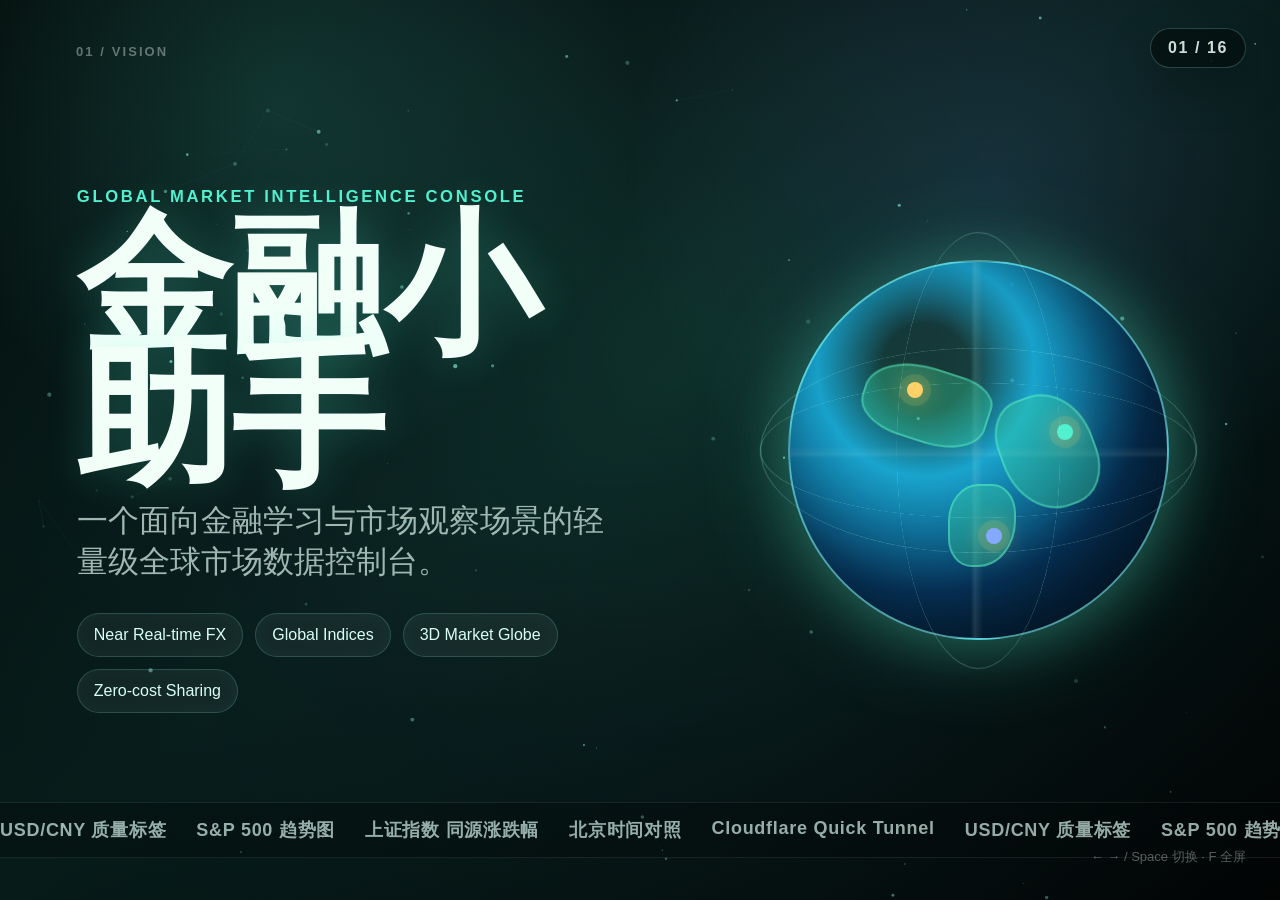
<file: 比赛文件/金融小助手_HTML路演展示/index.html>
<!doctype html>
<html lang="zh-CN">
<head>
  <meta charset="utf-8" />
  <meta name="viewport" content="width=device-width, initial-scale=1" />
  <title>金融小助手 | Global Market Intelligence</title>
  <meta name="description" content="金融小助手全球市场智能控制台" />
  <link rel="stylesheet" href="./styles.css" />
</head>
<body>
  <canvas id="sceneCanvas" aria-hidden="true"></canvas>
  <div class="grain" aria-hidden="true"></div>

  <main class="deck" id="deck">
    <section class="slide slide-hero is-active" data-kicker="01 / Vision">
      <div class="hero-grid">
        <div class="hero-copy">
          <p class="eyebrow">GLOBAL MARKET INTELLIGENCE CONSOLE</p>
          <h1>金融小助手</h1>
          <p class="lead">一个面向金融学习与市场观察场景的轻量级全球市场数据控制台。</p>
          <div class="hero-badges">
            <span>Near Real-time FX</span>
            <span>Global Indices</span>
            <span>3D Market Globe</span>
            <span>Zero-cost Sharing</span>
          </div>
        </div>
        <div class="hero-orbit" aria-label="全球市场动态示意">
          <div class="orbital-shell">
            <div class="core-globe">
              <span class="continent c1"></span>
              <span class="continent c2"></span>
              <span class="continent c3"></span>
              <span class="hotspot h1"></span>
              <span class="hotspot h2"></span>
              <span class="hotspot h3"></span>
            </div>
            <span class="orbit o1"></span>
            <span class="orbit o2"></span>
            <span class="orbit o3"></span>
          </div>
        </div>
      </div>
      <div class="ticker">
        <div class="ticker-track">
          <span>USD/CNY 质量标签</span><span>S&P 500 趋势图</span><span>上证指数 同源涨跌幅</span><span>北京时间对照</span><span>Cloudflare Quick Tunnel</span>
          <span>USD/CNY 质量标签</span><span>S&P 500 趋势图</span><span>上证指数 同源涨跌幅</span><span>北京时间对照</span><span>Cloudflare Quick Tunnel</span>
        </div>
      </div>
    </section>

    <section class="slide team-focus" data-kicker="02 / Team">
      <div class="team-slide">
        <p class="eyebrow">TEAM STRUCTURE</p>
        <h2>团队分工围绕产品战略、工程落地和可信表达展开。</h2>
        <div class="team-grid photo-team">
          <article>
            <img src="./member_pic/史健申.jpg" alt="史健申照片" />
            <span>组长 / Product & Validation</span>
            <h3>史健申</h3>
            <p>负责项目统筹、需求抽象、数据可信度测试、公开访问验证、产品叙事和呈现路径设计。</p>
          </article>
          <article>
            <img src="./member_pic/曹桂涛.png" alt="曹桂涛老师照片" />
            <span>指导老师 / Architecture Advisor</span>
            <h3>曹桂涛</h3>
            <p>负责技术路线指导、架构与创新性把关、项目规范指导，帮助系统形成可审查的工程表达。</p>
          </article>
          <article>
            <img src="./member_pic/钟浩.jpg" alt="钟浩照片" />
            <span>组员 / Engineering & Visualization</span>
            <h3>钟浩</h3>
            <p>负责产品设计、Python 数据网关、数据源适配、前端核心交互、3D 可视化和最终工程交付。</p>
          </article>
        </div>
      </div>
    </section>

    <section class="slide" data-kicker="03 / Market Gap">
      <div class="section-title">
        <p class="eyebrow">WHY NOW</p>
        <h2>金融信息不缺，缺的是可信入口。</h2>
      </div>
      <div class="problem-grid">
        <article>
          <strong>Fragmented Data</strong>
          <h3>数据割裂</h3>
          <p>汇率、指数、趋势图和市场时间分散在不同站点，用户需要频繁切换上下文。</p>
        </article>
        <article>
          <strong>Trust Gap</strong>
          <h3>可信度不透明</h3>
          <p>免费公开源可能延迟或失效，但传统页面很少把质量状态直接告诉用户。</p>
        </article>
        <article>
          <strong>Time-zone Friction</strong>
          <h3>跨时区认知成本</h3>
          <p>全球市场不是同一时间运行，市场本地时间和北京时间需要被同时表达。</p>
        </article>
        <article>
          <strong>Delivery Barrier</strong>
          <h3>共享触达门槛</h3>
          <p>很多产品只能停留在本机环境，无法让外部用户通过链接即时体验完整能力。</p>
        </article>
      </div>
    </section>

    <section class="slide" data-kicker="04 / Product">
      <div class="split">
        <div>
          <p class="eyebrow">PRODUCT POSITIONING</p>
          <h2>一屏式全球市场操作层</h2>
          <p class="lead small">把汇率、指数、图表、时钟、来源、质量标签和公开访问整合为一个低依赖、高可用的金融观察工作台。</p>
        </div>
        <div class="terminal-card">
          <div class="terminal-bar"><i></i><i></i><i></i><span>Market Console</span></div>
          <div class="metric-row"><span>FX Rates</span><b>12 currencies</b></div>
          <div class="metric-row"><span>World Indices</span><b>multi-market</b></div>
          <div class="metric-row"><span>Trend Mode</span><b>Intraday / Daily / Monthly</b></div>
          <div class="metric-row"><span>Quality State</span><b>Realtime · Delayed · Cached</b></div>
        </div>
      </div>
      <div class="capability-strip">
        <span>Search-first</span>
        <span>Theme-aware</span>
        <span>Red/Green Convention</span>
        <span>Official Source Links</span>
        <span>20s Refresh</span>
      </div>
    </section>

    <section class="slide" data-kicker="05 / Product Proof">
      <div class="section-title">
        <p class="eyebrow">RUNNING PRODUCT</p>
        <h2>真实运行界面，不是概念稿。</h2>
      </div>
      <div class="hero-proof-layout">
        <figure class="proof-hero-shot">
          <img src="./assets/screenshots/product-hero.png" alt="金融小助手首页运行截图" />
          <figcaption>
            <b>Global Control Surface</b>
            <span>市场时钟、搜索、偏好切换、状态反馈在首屏聚合。</span>
          </figcaption>
        </figure>
        <div class="proof-insights">
          <article><span>01</span><b>市场时钟 + 3D 地球</b><p>首屏把地理位置、时区和读秒联动放在同一视觉焦点里。</p></article>
          <article><span>02</span><b>搜索 + 偏好控制</b><p>用户可以快速定位货币或指数，并切换主题和涨跌颜色习惯。</p></article>
          <article><span>03</span><b>数据可信反馈</b><p>运行可信度、来源、缓存状态和刷新节奏都在主界面直接呈现。</p></article>
        </div>
      </div>
    </section>

    <section class="slide" data-kicker="06 / Product Details">
      <div class="section-title">
        <p class="eyebrow">RUNNING DETAILS</p>
        <h2>关键功能用大图呈现，细节完整可读。</h2>
      </div>
      <div class="workflow-board">
        <figure class="workflow-shot">
          <img src="./assets/screenshots/product-mid.png" alt="金融小助手汇率模块运行截图" />
          <figcaption>
            <b>FX & Converter</b>
            <span>基础货币、质量标签、官方来源和换汇计算共用一条路径。</span>
          </figcaption>
        </figure>
        <figure class="workflow-shot">
          <img src="./assets/screenshots/product-lower.png" alt="金融小助手指数图表运行截图" />
          <figcaption>
            <b>Index Charts</b>
            <span>指数列表、三模式趋势图和质量标签形成同一条分析路径。</span>
          </figcaption>
        </figure>
        <div class="workflow-analysis">
          <b>What This Proves</b>
          <p>页面不是单张静态图，而是由汇率、换算、指数、趋势、来源和诊断状态组成的连续工作流。</p>
          <span>API Health</span>
          <span>Cache State</span>
          <span>Source Status</span>
        </div>
      </div>
    </section>

    <section class="slide" data-kicker="07 / System">
      <div class="section-title">
        <p class="eyebrow">TECHNICAL ARCHITECTURE</p>
        <h2>以本地边缘服务为核心的轻量数据中台。</h2>
      </div>
      <div class="architecture-showcase">
        <figure class="diagram-card">
          <img src="../金融小助手_图文素材/architecture.svg" alt="金融小助手系统架构图" />
          <figcaption>浏览器、Python 本地服务、多源适配、缓存和诊断接口形成闭环。</figcaption>
        </figure>
        <div class="architecture-insights">
          <article>
            <span>01</span>
            <h3>Native Frontend</h3>
            <p>原生 HTML/CSS/JS 与 Canvas/SVG/地球可视化负责呈现和交互。</p>
          </article>
          <article class="primary">
            <span>02</span>
            <h3>Python Edge Gateway</h3>
            <p>本地 HTTP 服务统一承接 API、缓存、诊断和静态资源分发。</p>
          </article>
          <article>
            <span>03</span>
            <h3>Multi-source Adapter</h3>
            <p>公开市场源被归一成稳定领域模型，并保留质量状态。</p>
          </article>
        </div>
      </div>
      <div class="keyword-cloud">
        <b>Data Fusion</b><b>Resilience</b><b>Observability</b><b>Progressive Enhancement</b><b>Zero Build</b><b>Cache QoS</b>
      </div>
    </section>

    <section class="slide" data-kicker="08 / Data Layer">
      <div class="section-title">
        <p class="eyebrow">DATA INTELLIGENCE LAYER</p>
        <h2>从公开数据源到可信市场对象。</h2>
      </div>
      <div class="data-layer-layout">
        <figure class="diagram-card dark">
          <img src="../金融小助手_图文素材/data-flow.svg" alt="金融小助手数据流与缓存图" />
          <figcaption>外部公开源经过网关、缓存和质量标注后进入界面。</figcaption>
        </figure>
        <div class="data-blueprint">
          <div class="source-stack">
            <span>Frankfurter</span>
            <span>Sina Finance</span>
            <span>Stooq</span>
            <span>Yahoo</span>
            <span>Natural Earth</span>
          </div>
          <div class="transform-core">
            <i></i>
            <h3>Normalize · Validate · Annotate</h3>
            <p>字段归一、时区对照、同源涨跌幅、质量标签、失败原因沉淀。</p>
          </div>
          <div class="domain-stack">
            <span>FX Rate</span>
            <span>Index Quote</span>
            <span>Trend Series</span>
            <span>Market Clock</span>
            <span>Source Link</span>
          </div>
        </div>
      </div>
      <div class="analysis-strip">
        <article><b>Latency-aware</b><span>承认免费源延迟，用质量状态表达边界。</span></article>
        <article><b>Source-consistent</b><span>涨跌和涨跌幅坚持同源字段。</span></article>
        <article><b>Fallback-safe</b><span>失败时保留最近可信数据，不伪造实时性。</span></article>
      </div>
    </section>

    <section class="slide" data-kicker="09 / Data Trust">
      <div class="split reverse">
        <div class="radar-panel">
          <div class="radar">
            <span></span><span></span><span></span><i class="pulse p1"></i><i class="pulse p2"></i><i class="pulse p3"></i>
          </div>
        </div>
        <div>
          <p class="eyebrow">DATA TRUST LAYER</p>
          <h2>不夸大实时性，用质量标签建立可信边界。</h2>
          <ul class="feature-list">
            <li><b>同源涨跌幅</b><span>点位、涨跌和涨跌幅优先来自同一数据源字段。</span></li>
            <li><b>Stale-while-revalidate</b><span>短缓存优先保障体验，后台刷新降低失败冲击。</span></li>
            <li><b>Quality of Data</b><span>实时、延迟、缓存、兜底和不可用状态直接呈现。</span></li>
            <li><b>Diagnostics</b><span>用诊断视图解释数据源状态、缓存年龄和失败原因。</span></li>
          </ul>
        </div>
      </div>
    </section>

    <section class="slide" data-kicker="10 / Experience">
      <div class="section-title">
        <p class="eyebrow">IMMERSIVE UX</p>
        <h2>金融看板不是堆数字，而是降低理解成本。</h2>
      </div>
      <div class="experience-grid">
        <div class="experience-main">
          <div class="mini-globe">
            <span class="city beijing">北京</span>
            <span class="city ny">纽约</span>
            <span class="city london">伦敦</span>
          </div>
        </div>
        <div class="ux-card">
          <h3>3D Market Globe</h3>
          <p>市场城市光点、拖拽旋转、点击选中、时钟联动，形成空间化市场认知。</p>
        </div>
        <div class="ux-card">
          <h3>Adaptive Charts</h3>
          <p>分时、日 K、月 K 三模式，支持从总览到详情的渐进式探索。</p>
        </div>
        <div class="ux-card">
          <h3>Culture-aware Colors</h3>
          <p>红涨绿跌与绿涨红跌可切换，尊重不同市场用户习惯。</p>
        </div>
      </div>
    </section>

    <section class="slide" data-kicker="11 / Evidence">
      <div class="split">
        <div>
          <p class="eyebrow">FULL STACK SNAPSHOT</p>
          <h2>一个页面覆盖数据获取、计算、图表和来源核验。</h2>
          <p class="lead small">产品长页截图体现了完整信息架构：顶部市场时钟，中段汇率和换汇，后段指数与趋势图，底层以诊断能力支撑可信表达。</p>
        </div>
        <figure class="long-shot">
          <img src="./assets/screenshots/product-full.png" alt="金融小助手完整页面运行截图" />
        </figure>
      </div>
    </section>

    <section class="slide" data-kicker="12 / Innovation">
      <div class="section-title">
        <p class="eyebrow">INNOVATION VALUE</p>
        <h2>创新点不是堆技术名词，而是在真实约束中形成完整闭环。</h2>
      </div>
      <div class="value-matrix">
        <div><span>01</span><h3>低依赖交付</h3><p>无需 node/npm、无需数据库、无需付费 API，降低环境失败概率。</p></div>
        <div><span>02</span><h3>可信可观测</h3><p>把数据源状态、缓存、延迟和失败原因透明化。</p></div>
        <div><span>03</span><h3>沉浸式表达</h3><p>3D 地球与趋势图让全球市场从表格变成可探索空间。</p></div>
        <div><span>04</span><h3>零成本分发</h3><p>通过临时公网隧道让外部用户直接访问完整产品。</p></div>
      </div>
    </section>

    <section class="slide" data-kicker="13 / Growth">
      <div class="split">
        <div>
          <p class="eyebrow">ENTREPRENEURIAL POTENTIAL</p>
          <h2>从市场观察入口，延展为金融学习与研究平台。</h2>
          <p class="lead small">目标用户不是专业交易员，而是金融学习者、课程课堂、校园社团、小型研究小组和需要轻量数据工作台的团队。</p>
        </div>
        <div class="roadmap">
          <div><b>Phase 1</b><span>轻量市场观察工具</span></div>
          <div><b>Phase 2</b><span>自选市场 + 学习卡片</span></div>
          <div><b>Phase 3</b><span>合规数据源 + 正式云部署</span></div>
          <div><b>Phase 4</b><span>教育版市场实验室</span></div>
        </div>
      </div>
    </section>

    <section class="slide" data-kicker="14 / Journey">
      <div class="section-title">
        <p class="eyebrow">PRODUCT JOURNEY</p>
        <h2>核心路径只做四件事：好看、能用、可信、能分享。</h2>
      </div>
      <div class="journey-steps">
        <article><span>1</span><h3>3D 地球开场</h3><p>拖拽旋转，点击市场光点，展示实时读秒和时区联动。</p></article>
        <article><span>2</span><h3>汇率与官方来源</h3><p>切换基础货币，完成高精度换算，点击中国银行或 ECB 页面核验。</p></article>
        <article><span>3</span><h3>指数与三模式图表</h3><p>展示全球指数，切换分时 / 日 K / 月 K，并说明质量标签。</p></article>
        <article><span>4</span><h3>公网即时体验</h3><p>生成 trycloudflare.com 链接，让外部用户直接打开完整产品。</p></article>
      </div>
    </section>

    <section class="slide" data-kicker="15 / Moat">
      <div class="section-title">
        <p class="eyebrow">TECHNICAL MOAT</p>
        <h2>我们做的不是行情页面，而是一套可解释的数据体验链路。</h2>
      </div>
      <div class="moat-grid">
        <article>
          <span>Data Fusion</span>
          <h3>多源市场数据融合</h3>
          <p>通过适配器屏蔽数据源差异，将汇率、指数、趋势、时区和来源链接归一为稳定领域模型。</p>
        </article>
        <article>
          <span>Cache QoS</span>
          <h3>韧性缓存策略</h3>
          <p>短缓存、长缓存、请求合并和 stale-while-revalidate 共同降低刷新压力和失败冲击。</p>
        </article>
        <article>
          <span>Observability</span>
          <h3>系统可观测性</h3>
          <p>诊断视图暴露缓存年龄、数据源状态、失败原因和接口耗时，让系统不止于视觉。</p>
        </article>
        <article>
          <span>Immersive UX</span>
          <h3>沉浸式金融表达</h3>
          <p>3D 地球、三模式图表、主题系统和涨跌习惯切换，构成可展示、可理解、可传播的产品体验。</p>
        </article>
      </div>
      <div class="pipeline">
        <span>Acquire</span><i></i><span>Normalize</span><i></i><span>Validate</span><i></i><span>Visualize</span><i></i><span>Share</span>
      </div>
    </section>

    <section class="slide" data-kicker="16 / Closing">
      <div class="final-stage">
        <p class="eyebrow">FINAL STATEMENT</p>
        <h2>金融小助手把全球金融数据从分散网站，升级为可运行、可解释、可公开的智能控制台。</h2>
        <div class="final-points">
          <span>Market Intelligence</span>
          <span>Trusted Data Layer</span>
          <span>Immersive Visualization</span>
          <span>Zero-cost Public Access</span>
        </div>
        <p class="closing">用最低部署成本，呈现足够专业的金融数据体验。</p>
      </div>
    </section>
  </main>

  <div class="slide-count" id="slideCount">01 / 16</div>
  <div class="hint">← → / Space 切换 · F 全屏</div>

  <script src="./showcase.js"></script>
</body>
</html>
</file>
<file: 比赛文件/金融小助手_HTML路演展示/styles.css>
:root {
  color-scheme: dark;
  --bg: #050807;
  --panel: rgba(9, 24, 21, 0.74);
  --panel-strong: rgba(12, 40, 36, 0.86);
  --text: #f2fff9;
  --muted: #9eb8b1;
  --line: rgba(154, 255, 233, 0.18);
  --accent: #51f1d0;
  --accent-2: #75a7ff;
  --gold: #ffd166;
  --red: #ff687f;
  --green: #50e39a;
  --shadow: 0 30px 80px rgba(0, 0, 0, 0.42);
  --font: "Inter", "Segoe UI", "Microsoft YaHei", Arial, sans-serif;
}

* {
  box-sizing: border-box;
}

html,
body {
  width: 100%;
  height: 100%;
  margin: 0;
  overflow: hidden;
  background:
    radial-gradient(circle at 22% 12%, rgba(81, 241, 208, 0.14), transparent 28%),
    radial-gradient(circle at 78% 20%, rgba(117, 167, 255, 0.12), transparent 30%),
    linear-gradient(145deg, #06100e, #081d1a 48%, #030505);
  color: var(--text);
  font-family: var(--font);
}

button,
input {
  font: inherit;
}

#sceneCanvas {
  position: fixed;
  inset: 0;
  width: 100%;
  height: 100%;
  opacity: 0.82;
}

.grain {
  position: fixed;
  inset: 0;
  pointer-events: none;
  opacity: 0.24;
  background-image:
    linear-gradient(rgba(255, 255, 255, 0.03) 1px, transparent 1px),
    linear-gradient(90deg, rgba(255, 255, 255, 0.03) 1px, transparent 1px);
  background-size: 48px 48px;
  mask-image: radial-gradient(circle at center, black, transparent 85%);
}

.deck {
  position: relative;
  z-index: 2;
  width: 100vw;
  height: 100vh;
}

.slide {
  position: absolute;
  inset: 0;
  display: grid;
  align-content: center;
  gap: 34px;
  padding: clamp(42px, 6vw, 86px);
  opacity: 0;
  transform: translate3d(42px, 0, 0) scale(0.982);
  pointer-events: none;
  transition: opacity 560ms cubic-bezier(.2, .8, .2, 1), transform 700ms cubic-bezier(.2, .8, .2, 1);
}

.slide.is-active {
  opacity: 1;
  transform: translate3d(0, 0, 0) scale(1);
  pointer-events: auto;
}

.slide::before {
  content: attr(data-kicker);
  position: absolute;
  top: clamp(22px, 4vw, 44px);
  left: clamp(34px, 6vw, 76px);
  color: rgba(242, 255, 249, 0.38);
  font-size: 13px;
  font-weight: 900;
  letter-spacing: 0.16em;
  text-transform: uppercase;
}

.eyebrow {
  margin: 0 0 12px;
  color: var(--accent);
  font-size: clamp(13px, 1.3vw, 17px);
  font-weight: 900;
  letter-spacing: 0.16em;
  text-transform: uppercase;
}

h1,
h2,
h3,
p {
  margin-top: 0;
}

h1 {
  margin-bottom: 18px;
  font-size: clamp(82px, 12vw, 172px);
  line-height: 0.86;
  letter-spacing: 0;
  text-shadow: 0 0 44px rgba(81, 241, 208, 0.24);
}

h2 {
  max-width: 1040px;
  margin-bottom: 0;
  font-size: clamp(36px, 4.7vw, 66px);
  line-height: 1.08;
  letter-spacing: 0;
  text-wrap: balance;
}

h3 {
  margin-bottom: 12px;
  font-size: clamp(22px, 2vw, 34px);
  line-height: 1.08;
}

.lead {
  max-width: 760px;
  color: var(--muted);
  font-size: clamp(24px, 2.4vw, 38px);
  line-height: 1.32;
}

.lead.small {
  font-size: clamp(21px, 1.8vw, 30px);
}

.hero-grid,
.split {
  display: grid;
  grid-template-columns: minmax(0, 1.05fr) minmax(360px, 0.95fr);
  align-items: center;
  gap: clamp(34px, 5vw, 80px);
}

.split.reverse {
  grid-template-columns: minmax(360px, 0.85fr) minmax(0, 1.15fr);
}

.hero-badges,
.capability-strip,
.keyword-cloud {
  display: flex;
  flex-wrap: wrap;
  gap: 12px;
}

.hero-badges span,
.capability-strip span,
.keyword-cloud b {
  border: 1px solid var(--line);
  border-radius: 999px;
  padding: 12px 16px;
  background: rgba(255, 255, 255, 0.05);
  color: #d8fff6;
  box-shadow: inset 0 0 20px rgba(81, 241, 208, 0.04);
}

.hero-orbit {
  min-height: 520px;
  display: grid;
  place-items: center;
}

.orbital-shell {
  position: relative;
  width: min(45vw, 560px);
  aspect-ratio: 1;
  border-radius: 50%;
  display: grid;
  place-items: center;
  filter: drop-shadow(0 0 46px rgba(81, 241, 208, 0.24));
}

.core-globe,
.mini-globe {
  position: relative;
  width: 68%;
  aspect-ratio: 1;
  border-radius: 50%;
  overflow: hidden;
  background:
    radial-gradient(circle at 36% 28%, rgba(128, 255, 240, 0.9), transparent 0 12%, rgba(26, 180, 229, 0.86) 30%, #07365f 62%, #04121f 100%);
  border: 2px solid rgba(139, 255, 238, 0.54);
  box-shadow: inset -38px -30px 70px rgba(0, 0, 0, 0.42), 0 0 60px rgba(81, 241, 208, 0.28);
  animation: globeFloat 5.8s ease-in-out infinite;
}

.core-globe::before,
.mini-globe::before {
  content: "";
  position: absolute;
  inset: -6%;
  border-radius: 50%;
  background:
    linear-gradient(90deg, transparent 48%, rgba(216, 255, 246, 0.22) 49%, transparent 51%),
    linear-gradient(0deg, transparent 48%, rgba(216, 255, 246, 0.16) 49%, transparent 51%);
  opacity: 0.55;
}

.continent {
  position: absolute;
  display: block;
  border: 2px solid rgba(100, 255, 209, 0.42);
  background: rgba(59, 216, 156, 0.34);
  filter: blur(0.1px);
}

.c1 {
  width: 34%;
  height: 20%;
  left: 19%;
  top: 28%;
  border-radius: 50% 28% 42% 36%;
  transform: rotate(18deg);
}

.c2 {
  width: 25%;
  height: 31%;
  right: 19%;
  top: 35%;
  border-radius: 35% 50% 38% 52%;
  transform: rotate(-20deg);
}

.c3 {
  width: 18%;
  height: 22%;
  left: 42%;
  bottom: 19%;
  border-radius: 45% 35% 56% 34%;
}

.hotspot {
  position: absolute;
  width: 16px;
  height: 16px;
  border-radius: 50%;
  background: var(--gold);
  box-shadow: 0 0 0 8px rgba(255, 209, 102, 0.12), 0 0 26px rgba(255, 209, 102, 0.9);
}

.h1 { left: 31%; top: 32%; }
.h2 { right: 25%; top: 43%; background: var(--accent); }
.h3 { left: 52%; bottom: 25%; background: #85a9ff; }

.orbit {
  position: absolute;
  inset: 11%;
  border: 1px solid rgba(168, 255, 240, 0.28);
  border-radius: 50%;
}

.o1 { transform: rotateX(62deg) rotateZ(8deg); animation: orbitSpin 9s linear infinite; }
.o2 { transform: rotateX(72deg) rotateZ(64deg); animation: orbitSpin 12s linear reverse infinite; }
.o3 { transform: rotateY(68deg) rotateZ(24deg); animation: orbitSpin 14s linear infinite; }

.ticker {
  position: absolute;
  left: 0;
  right: 0;
  bottom: 42px;
  overflow: hidden;
  border-block: 1px solid rgba(255, 255, 255, 0.08);
  background: rgba(3, 10, 9, 0.34);
}

.ticker-track {
  display: flex;
  width: max-content;
  gap: 30px;
  padding: 15px 0;
  animation: ticker 26s linear infinite;
}

.ticker span {
  color: rgba(226, 255, 248, 0.66);
  font-size: 18px;
  font-weight: 800;
  letter-spacing: 0.04em;
  white-space: nowrap;
}

.section-title {
  display: grid;
  gap: 12px;
}

.problem-grid,
.value-matrix,
.journey-steps,
.team-grid,
.moat-grid {
  display: grid;
  grid-template-columns: repeat(4, minmax(0, 1fr));
  gap: 18px;
}

.problem-grid article,
.value-matrix div,
.journey-steps article,
.team-grid article,
.moat-grid article,
.terminal-card,
.node,
.ux-card,
.roadmap div,
.screen-card,
.proof-hero-shot,
.proof-insights article,
.workflow-shot,
.workflow-analysis,
.long-shot,
.diagram-card,
.architecture-insights article,
.analysis-strip article {
  border: 1px solid var(--line);
  border-radius: 26px;
  background: linear-gradient(145deg, rgba(255, 255, 255, 0.075), rgba(255, 255, 255, 0.025));
  box-shadow: var(--shadow);
  backdrop-filter: blur(22px);
}

.problem-grid article,
.value-matrix div,
.journey-steps article,
.team-grid article,
.moat-grid article {
  min-height: 250px;
  padding: 28px;
  transform: translateY(18px);
  opacity: 0;
}

.is-active .problem-grid article,
.is-active .value-matrix div,
.is-active .journey-steps article,
.is-active .team-grid article,
.is-active .moat-grid article {
  animation: cardIn 700ms cubic-bezier(.2, .8, .2, 1) forwards;
}

.problem-grid article:nth-child(2),
.value-matrix div:nth-child(2),
.journey-steps article:nth-child(2),
.team-grid article:nth-child(2),
.moat-grid article:nth-child(2) { animation-delay: 90ms; }
.problem-grid article:nth-child(3),
.value-matrix div:nth-child(3),
.journey-steps article:nth-child(3),
.team-grid article:nth-child(3),
.moat-grid article:nth-child(3) { animation-delay: 180ms; }
.problem-grid article:nth-child(4),
.value-matrix div:nth-child(4),
.journey-steps article:nth-child(4),
.moat-grid article:nth-child(4) { animation-delay: 270ms; }

.problem-grid strong,
.team-grid span,
.value-matrix span,
.journey-steps span,
.moat-grid span {
  color: var(--accent);
  font-size: 14px;
  font-weight: 900;
  letter-spacing: 0.12em;
  text-transform: uppercase;
}

.problem-grid p,
.value-matrix p,
.journey-steps p,
.team-grid p,
.moat-grid p,
.ux-card p,
.node p,
.architecture-insights p,
.analysis-strip span {
  color: var(--muted);
  font-size: clamp(17px, 1.4vw, 22px);
  line-height: 1.55;
}

.terminal-card {
  overflow: hidden;
  padding: 0;
}

.terminal-bar {
  display: flex;
  align-items: center;
  gap: 10px;
  padding: 18px 22px;
  border-bottom: 1px solid var(--line);
  color: var(--muted);
  background: rgba(255, 255, 255, 0.05);
}

.terminal-bar i {
  width: 12px;
  height: 12px;
  border-radius: 50%;
  background: var(--red);
}

.terminal-bar i:nth-child(2) { background: var(--gold); }
.terminal-bar i:nth-child(3) { background: var(--green); }

.metric-row {
  display: flex;
  justify-content: space-between;
  gap: 20px;
  padding: 24px 28px;
  border-bottom: 1px solid rgba(255, 255, 255, 0.07);
  color: var(--muted);
  font-size: clamp(18px, 1.6vw, 24px);
}

.metric-row b {
  color: var(--text);
}

.hero-proof-layout {
  display: grid;
  grid-template-columns: minmax(0, 1.35fr) minmax(340px, 0.65fr);
  gap: 20px;
  align-items: stretch;
}

.proof-hero-shot,
.workflow-shot,
.long-shot {
  margin: 0;
  overflow: hidden;
  display: grid;
  grid-template-rows: minmax(0, 1fr) auto;
  background: rgba(255, 255, 255, 0.055);
}

.proof-hero-shot img,
.workflow-shot img,
.long-shot img {
  width: 100%;
  height: 100%;
  min-height: 0;
  object-fit: contain;
  display: block;
  background:
    radial-gradient(circle at 50% 42%, rgba(81, 241, 208, 0.09), transparent 58%),
    rgba(235, 242, 240, 0.98);
}

.proof-hero-shot {
  min-height: min(59vh, 560px);
}

.proof-hero-shot img {
  padding: clamp(8px, 1vw, 14px);
}

.proof-hero-shot figcaption,
.workflow-shot figcaption,
.long-shot figcaption {
  display: grid;
  gap: 6px;
  padding: 16px 18px 18px;
  border-top: 1px solid rgba(255, 255, 255, 0.08);
  background: rgba(3, 10, 9, 0.64);
}

.proof-hero-shot b,
.workflow-shot b,
.long-shot b {
  color: var(--text);
  font-size: clamp(20px, 1.55vw, 28px);
}

.proof-hero-shot span,
.workflow-shot span,
.long-shot span {
  color: var(--muted);
  font-size: clamp(15px, 1.1vw, 19px);
  line-height: 1.45;
}

.proof-insights {
  display: grid;
  gap: 12px;
}

.proof-insights article {
  padding: clamp(18px, 1.55vw, 24px);
  transform: translateX(22px);
  opacity: 0;
}

.is-active .proof-insights article {
  animation: insightIn 720ms cubic-bezier(.2, .8, .2, 1) forwards;
}

.proof-insights article:nth-child(2) { animation-delay: 110ms; }
.proof-insights article:nth-child(3) { animation-delay: 220ms; }

.proof-insights span,
.workflow-analysis span {
  color: var(--gold);
  font-weight: 900;
  letter-spacing: 0.1em;
}

.proof-insights b {
  display: block;
  margin: 8px 0 8px;
  color: var(--text);
  font-size: clamp(20px, 1.55vw, 27px);
}

.proof-insights p {
  margin: 0;
  color: var(--muted);
  font-size: clamp(16px, 1.12vw, 19px);
  line-height: 1.42;
}

.workflow-board {
  display: grid;
  grid-template-columns: repeat(2, minmax(0, 1fr));
  gap: 18px;
}

.workflow-shot {
  min-height: min(55vh, 520px);
}

.workflow-shot img {
  padding: 10px;
}

.workflow-analysis {
  grid-column: 1 / -1;
  display: grid;
  grid-template-columns: minmax(220px, 0.45fr) 1fr repeat(3, auto);
  align-items: center;
  gap: 14px;
  padding: 18px 22px;
}

.workflow-analysis b {
  color: var(--accent);
  font-size: clamp(20px, 1.5vw, 27px);
}

.workflow-analysis p {
  margin: 0;
  color: var(--muted);
  font-size: clamp(15px, 1.1vw, 18px);
  line-height: 1.5;
}

.workflow-analysis span {
  border: 1px solid rgba(154, 255, 233, 0.24);
  border-radius: 999px;
  padding: 10px 13px;
  background: rgba(81, 241, 208, 0.08);
  color: #dffff8;
  white-space: nowrap;
}

.screenshot-wall {
  display: grid;
  grid-template-columns: minmax(0, 1.18fr) minmax(0, 0.91fr) minmax(0, 0.91fr);
  grid-auto-rows: clamp(190px, 24vh, 252px);
  gap: 18px;
  max-height: min(64vh, 560px);
}

.screen-card {
  min-height: 0;
  margin: 0;
  overflow: hidden;
  display: grid;
  grid-template-rows: minmax(0, 1fr) auto;
}

.screen-card.large {
  grid-row: span 2;
}

.screen-card img {
  width: 100%;
  height: 100%;
  min-height: 0;
  object-fit: contain;
  object-position: top center;
  display: block;
  background: rgba(255, 255, 255, 0.06);
}

.screen-card figcaption,
.diagram-card figcaption {
  display: grid;
  gap: 6px;
  padding: 14px 16px 16px;
  border-top: 1px solid rgba(255, 255, 255, 0.08);
  background: rgba(3, 10, 9, 0.58);
}

.screen-card b {
  color: var(--text);
  font-size: clamp(18px, 1.35vw, 24px);
}

.screen-card span,
.diagram-card figcaption {
  color: var(--muted);
  font-size: clamp(14px, 1.05vw, 17px);
  line-height: 1.45;
}

.architecture-showcase,
.data-layer-layout {
  display: grid;
  grid-template-columns: minmax(0, 1.18fr) minmax(360px, 0.82fr);
  gap: 18px;
  align-items: stretch;
}

.diagram-card {
  margin: 0;
  overflow: hidden;
  display: grid;
  grid-template-rows: minmax(0, 1fr) auto;
  background: rgba(255, 255, 255, 0.06);
}

.diagram-card img {
  width: 100%;
  height: 100%;
  min-height: 0;
  object-fit: contain;
  padding: 18px;
  display: block;
  background: rgba(244, 247, 246, 0.98);
}

.diagram-card.dark img {
  background: rgba(8, 20, 18, 0.78);
}

.architecture-insights {
  display: grid;
  gap: 14px;
}

.architecture-insights article {
  padding: 24px;
}

.architecture-insights article.primary {
  border-color: rgba(81, 241, 208, 0.54);
  background: linear-gradient(145deg, rgba(81, 241, 208, 0.17), rgba(117, 167, 255, 0.06));
}

.architecture-insights span {
  color: var(--gold);
  font-weight: 900;
}

.data-blueprint {
  display: grid;
  grid-template-columns: minmax(140px, 0.72fr) minmax(0, 1.3fr) minmax(140px, 0.72fr);
  align-items: stretch;
  gap: 14px;
}

.source-stack,
.domain-stack {
  display: grid;
  gap: 10px;
}

.source-stack span,
.domain-stack span {
  display: grid;
  place-items: center;
  min-height: 58px;
  padding: 10px 12px;
  border: 1px solid rgba(154, 255, 233, 0.18);
  border-radius: 18px;
  color: #dffff8;
  background: rgba(255, 255, 255, 0.055);
  font-weight: 900;
  text-align: center;
}

.transform-core {
  display: grid;
  align-content: center;
  justify-items: center;
  gap: 16px;
  min-height: 360px;
  padding: 30px;
  border: 1px solid rgba(81, 241, 208, 0.4);
  border-radius: 30px;
  background: radial-gradient(circle at center, rgba(81, 241, 208, 0.18), rgba(255, 255, 255, 0.045) 62%);
  text-align: center;
  box-shadow: var(--shadow);
}

.transform-core i {
  width: 86px;
  aspect-ratio: 1;
  border-radius: 50%;
  border: 1px solid rgba(81, 241, 208, 0.5);
  background:
    linear-gradient(90deg, transparent 48%, rgba(255, 255, 255, 0.5) 49%, transparent 51%),
    linear-gradient(0deg, transparent 48%, rgba(255, 255, 255, 0.34) 49%, transparent 51%),
    rgba(81, 241, 208, 0.16);
}

.transform-core p {
  margin: 0;
  color: var(--muted);
  font-size: clamp(16px, 1.2vw, 20px);
  line-height: 1.55;
}

.analysis-strip {
  display: grid;
  grid-template-columns: repeat(3, minmax(0, 1fr));
  gap: 18px;
}

.analysis-strip article {
  padding: 20px;
}

.analysis-strip b {
  display: block;
  margin-bottom: 8px;
  color: var(--accent);
  font-size: clamp(18px, 1.45vw, 24px);
}

.architecture {
  display: grid;
  grid-template-columns: 1fr 90px 1fr 90px 1fr;
  align-items: stretch;
  gap: 14px;
}

.node {
  padding: 30px;
}

.node.primary {
  border-color: rgba(81, 241, 208, 0.54);
  background: linear-gradient(145deg, rgba(81, 241, 208, 0.18), rgba(117, 167, 255, 0.06));
}

.node span {
  color: var(--gold);
  font-weight: 900;
}

.flow {
  align-self: center;
  height: 3px;
  border-radius: 999px;
  background: linear-gradient(90deg, transparent, var(--accent), transparent);
  position: relative;
  overflow: hidden;
}

.flow::after {
  content: "";
  position: absolute;
  inset: 0;
  background: linear-gradient(90deg, transparent, white, transparent);
  animation: flow 1.8s linear infinite;
}

.keyword-cloud {
  justify-content: center;
}

.radar-panel {
  display: grid;
  place-items: center;
  min-height: 500px;
}

.radar {
  position: relative;
  width: min(42vw, 520px);
  aspect-ratio: 1;
  border-radius: 50%;
  border: 1px solid rgba(81, 241, 208, 0.22);
  background:
    radial-gradient(circle, transparent 0 23%, rgba(81, 241, 208, 0.08) 24% 25%, transparent 26% 48%, rgba(81, 241, 208, 0.1) 49% 50%, transparent 51%),
    conic-gradient(from 0deg, rgba(81, 241, 208, 0.34), transparent 28%, transparent 100%);
  box-shadow: inset 0 0 44px rgba(81, 241, 208, 0.1), 0 0 70px rgba(81, 241, 208, 0.12);
  animation: radarSweep 5s linear infinite;
}

.radar span {
  position: absolute;
  inset: 18%;
  border: 1px solid rgba(255, 255, 255, 0.1);
  border-radius: 50%;
}

.radar span:nth-child(2) { inset: 34%; }
.radar span:nth-child(3) { inset: 49%; }

.pulse {
  position: absolute;
  width: 18px;
  height: 18px;
  border-radius: 50%;
  background: var(--accent);
  box-shadow: 0 0 0 10px rgba(81, 241, 208, 0.12), 0 0 28px rgba(81, 241, 208, 0.8);
}

.p1 { left: 30%; top: 28%; }
.p2 { right: 24%; top: 44%; background: var(--gold); }
.p3 { left: 49%; bottom: 22%; background: var(--accent-2); }

.feature-list {
  display: grid;
  gap: 16px;
  margin: 26px 0 0;
  padding: 0;
  list-style: none;
}

.feature-list li {
  display: grid;
  grid-template-columns: minmax(210px, 0.35fr) 1fr;
  gap: 20px;
  padding: 18px 20px;
  border: 1px solid var(--line);
  border-radius: 18px;
  background: rgba(255, 255, 255, 0.05);
}

.feature-list b {
  color: var(--text);
}

.feature-list span {
  color: var(--muted);
}

.experience-grid {
  display: grid;
  grid-template-columns: 1.25fr 0.75fr;
  grid-template-rows: repeat(3, minmax(130px, auto));
  gap: 18px;
}

.experience-main {
  grid-row: 1 / span 3;
  display: grid;
  place-items: center;
  min-height: 500px;
  border: 1px solid var(--line);
  border-radius: 32px;
  background: linear-gradient(145deg, rgba(13, 48, 63, 0.84), rgba(7, 18, 16, 0.84));
  box-shadow: var(--shadow);
}

.mini-globe {
  width: min(42vw, 460px);
  border-color: rgba(255, 255, 255, 0.35);
}

.city {
  position: absolute;
  padding: 8px 12px;
  border-radius: 999px;
  background: rgba(3, 10, 9, 0.78);
  border: 1px solid rgba(81, 241, 208, 0.4);
  color: #dffff8;
  font-weight: 900;
  box-shadow: 0 0 22px rgba(81, 241, 208, 0.25);
}

.beijing { right: 17%; top: 27%; }
.ny { left: 16%; top: 45%; }
.london { left: 43%; top: 18%; }

.ux-card {
  padding: 24px;
}

.roadmap {
  display: grid;
  gap: 16px;
}

.roadmap div {
  display: flex;
  justify-content: space-between;
  gap: 28px;
  padding: 24px 26px;
}

.roadmap b {
  color: var(--accent);
}

.roadmap span {
  color: var(--text);
  font-weight: 800;
}

.long-shot {
  height: min(76vh, 740px);
  min-height: 560px;
  align-self: center;
}

.long-shot img {
  padding: 12px;
}

.journey-steps article span {
  display: grid;
  place-items: center;
  width: 48px;
  height: 48px;
  margin-bottom: 22px;
  border-radius: 50%;
  background: rgba(81, 241, 208, 0.12);
  border: 1px solid rgba(81, 241, 208, 0.44);
  color: var(--accent);
  font-size: 24px;
}

.team-slide {
  display: grid;
  gap: 20px;
}

.team-slide h2 {
  max-width: 980px;
  font-size: clamp(34px, 4.2vw, 58px);
}

.photo-team {
  grid-template-columns: repeat(3, minmax(0, 1fr));
}

.photo-team article {
  min-height: 0;
  padding: clamp(22px, 2vw, 30px);
  display: grid;
  align-content: start;
}

.photo-team img {
  width: clamp(150px, 13vw, 196px);
  height: clamp(150px, 13vw, 196px);
  object-fit: cover;
  object-position: center 24%;
  background: linear-gradient(145deg, rgba(81, 241, 208, 0.08), rgba(117, 167, 255, 0.08));
  margin-bottom: 14px;
  border-radius: 50%;
  border: 1px solid rgba(154, 255, 233, 0.24);
  box-shadow: 0 22px 54px rgba(0, 0, 0, 0.24);
  filter: saturate(1.04) contrast(1.04);
}

.photo-team h3 {
  margin-bottom: 8px;
  font-size: clamp(30px, 2.7vw, 42px);
}

.photo-team p {
  font-size: clamp(17px, 1.28vw, 21px);
  line-height: 1.5;
}

.photo-team article:nth-child(2) {
  border-color: rgba(81, 241, 208, 0.54);
  background: linear-gradient(145deg, rgba(81, 241, 208, 0.15), rgba(255, 255, 255, 0.035));
}

.team-focus .photo-team article {
  opacity: 1;
  transform: none;
  animation: none;
  background: linear-gradient(145deg, rgba(255, 255, 255, 0.105), rgba(255, 255, 255, 0.038));
}

.team-focus .photo-team article:nth-child(2) {
  border-color: rgba(81, 241, 208, 0.58);
  background: linear-gradient(145deg, rgba(81, 241, 208, 0.18), rgba(255, 255, 255, 0.05));
}

.moat-grid article {
  min-height: 290px;
}

.pipeline {
  display: flex;
  align-items: center;
  justify-content: center;
  gap: 16px;
  padding: 20px 24px;
  border: 1px solid var(--line);
  border-radius: 999px;
  background: rgba(3, 10, 9, 0.45);
  backdrop-filter: blur(22px);
}

.pipeline span {
  color: #dffff8;
  font-weight: 900;
  letter-spacing: 0.04em;
}

.pipeline i {
  width: min(8vw, 92px);
  height: 2px;
  background: linear-gradient(90deg, transparent, var(--accent), transparent);
}

.final-stage {
  display: grid;
  gap: 30px;
  max-width: 1180px;
}

.final-points {
  display: flex;
  flex-wrap: wrap;
  gap: 14px;
}

.final-points span {
  padding: 16px 18px;
  border-radius: 18px;
  border: 1px solid rgba(81, 241, 208, 0.3);
  background: rgba(81, 241, 208, 0.08);
  color: #dffff8;
  font-size: clamp(18px, 1.6vw, 24px);
  font-weight: 900;
}

.closing {
  max-width: 1160px;
  color: var(--accent);
  font-size: clamp(28px, 3vw, 48px);
  font-weight: 900;
}

.slide-count {
  position: fixed;
  z-index: 5;
  right: 34px;
  top: 28px;
  min-width: 96px;
  border: 1px solid rgba(154, 255, 233, 0.22);
  border-radius: 999px;
  padding: 10px 14px;
  background: rgba(3, 10, 9, 0.62);
  backdrop-filter: blur(18px);
  color: rgba(242, 255, 249, 0.86);
  font-weight: 900;
  letter-spacing: 0.1em;
  text-align: center;
  box-shadow: 0 18px 46px rgba(0, 0, 0, 0.28);
}

.slide-count.is-changing {
  animation: pagePop 320ms ease;
}

.hint {
  position: fixed;
  z-index: 5;
  right: 34px;
  bottom: 34px;
  color: rgba(242, 255, 249, 0.35);
  font-size: 13px;
}

@keyframes globeFloat {
  0%, 100% { transform: translateY(0) rotate(-2deg); }
  50% { transform: translateY(-12px) rotate(2deg); }
}

@keyframes orbitSpin {
  to { rotate: 360deg; }
}

@keyframes ticker {
  to { transform: translateX(-50%); }
}

@keyframes cardIn {
  to { opacity: 1; transform: translateY(0); }
}

@keyframes insightIn {
  to { opacity: 1; transform: translateX(0); }
}

@keyframes flow {
  from { transform: translateX(-100%); }
  to { transform: translateX(100%); }
}

@keyframes radarSweep {
  to { rotate: 360deg; }
}

@keyframes pagePop {
  0% { transform: translateY(-4px) scale(0.96); }
  100% { transform: translateY(0) scale(1); }
}

@media (max-width: 900px) {
  html,
  body {
    overflow: auto;
  }

  .deck {
    height: auto;
  }

  .slide {
    position: relative;
    min-height: 100vh;
    padding: 64px 22px 110px;
  }

  .hero-grid,
  .split,
  .split.reverse,
  .architecture,
  .architecture-showcase,
  .data-layer-layout,
  .hero-proof-layout,
  .workflow-board,
  .workflow-analysis,
  .screenshot-wall,
  .analysis-strip,
  .data-blueprint,
  .experience-grid,
  .problem-grid,
  .value-matrix,
  .journey-steps,
  .team-grid,
  .moat-grid {
    grid-template-columns: 1fr;
  }

  .flow {
    width: 3px;
    height: 50px;
    justify-self: center;
  }

  .hero-orbit,
  .radar-panel,
  .experience-main {
    min-height: 320px;
  }

  .orbital-shell,
  .radar,
  .mini-globe {
    width: min(80vw, 340px);
  }

  .feature-list li {
    grid-template-columns: 1fr;
  }

  .proof-hero-shot,
  .workflow-shot,
  .long-shot {
    min-height: 360px;
  }

  .workflow-analysis {
    align-items: start;
  }

  .screen-card.large {
    grid-row: auto;
  }

  .transform-core {
    min-height: 260px;
  }

  .ticker,
  .hint {
    display: none;
  }
}

@media (prefers-reduced-motion: reduce) {
  *,
  *::before,
  *::after {
    animation-duration: 1ms !important;
    transition-duration: 1ms !important;
    scroll-behavior: auto !important;
  }
}
</file>
